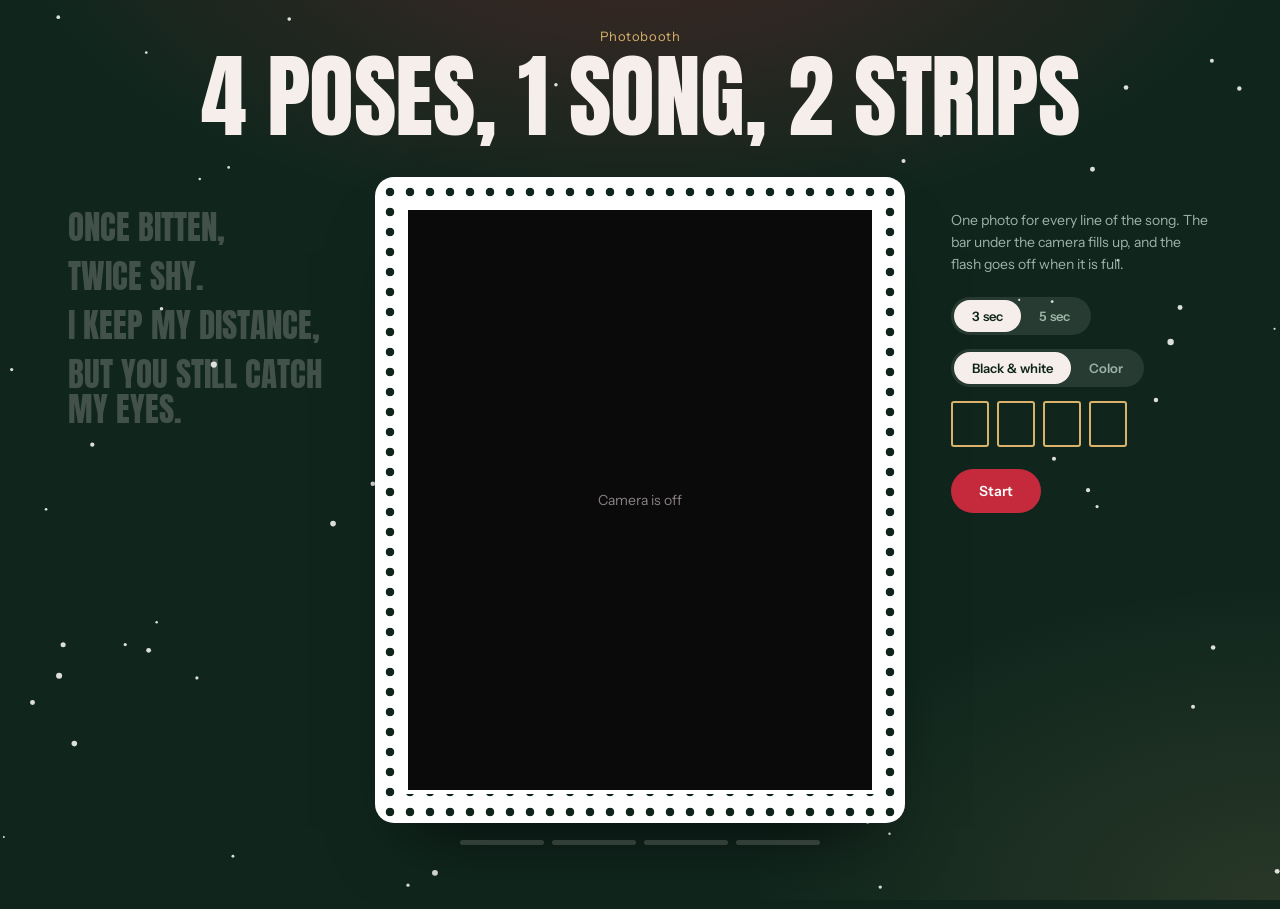
<file: index.html>
<!doctype html>
<html lang="en">
<head>
  <meta charset="utf-8">
  <meta name="viewport" content="width=device-width, initial-scale=1, viewport-fit=cover">
  <title>Photobooth</title>
  <meta name="description" content="Four poses, one song, two strips. A free Christmas photobooth in your browser.">
  <link rel="icon" href="public/favicon.svg" type="image/svg+xml">
  <link rel="preconnect" href="https://fonts.googleapis.com">
  <link rel="preconnect" href="https://fonts.gstatic.com" crossorigin>
  <link href="https://fonts.googleapis.com/css2?family=Anton&family=Instrument+Sans:wght@400;500;600&display=swap" rel="stylesheet">
  <link rel="stylesheet" href="src/css/styles.css">
</head>
<body>
  <canvas id="snow" aria-hidden="true"></canvas>

  <main class="app" data-state="intro" data-look="bw">
    <header class="top">
      <p class="brand">Photobooth</p>
      <h1 class="headline">4 poses, 1 song, 2 strips</h1>
    </header>

    <ol class="lines" id="lines" aria-label="Song lines">
      <li>Once bitten,</li>
      <li>twice shy.</li>
      <li>I keep my distance,</li>
      <li>but you still catch my eyes.</li>
    </ol>

    <section class="stage" aria-label="Camera">
      <div class="lace" id="lace">
        <div class="viewport">
          <video id="video" playsinline muted></video>
          <div class="placeholder">Camera is off</div>
          <span class="count-badge" id="countBadge">1/4</span>
          <div class="countdown" id="countdown" aria-hidden="true"></div>
          <div class="flash" id="flash"></div>
          <div class="develop">
            <p>Developing your strips</p>
            <div class="develop__bar"><i id="developFill"></i></div>
          </div>
        </div>
      </div>
      <div class="segments" id="segments" aria-hidden="true">
        <span><i></i></span><span><i></i></span><span><i></i></span><span><i></i></span>
      </div>

      <div class="dispenser" id="dispenser" hidden>
        <div class="slot" aria-hidden="true"></div>
        <div class="drop">
          <img class="strip" id="stripA" alt="Photobooth strip, copy one">
          <img class="strip" id="stripB" alt="Photobooth strip, copy two">
        </div>
      </div>
    </section>

    <aside class="controls">
      <p class="blurb" id="blurb">One photo for every line of the song. The bar under the camera fills up, and the flash goes off when it is full.</p>

      <div class="timer" role="radiogroup" aria-label="Countdown length">
        <button type="button" role="radio" aria-checked="true" data-seconds="3">3 sec</button>
        <button type="button" role="radio" aria-checked="false" data-seconds="5">5 sec</button>
      </div>

      <div class="timer" role="radiogroup" aria-label="Photo look">
        <button type="button" role="radio" aria-checked="true" data-look="bw">Black &amp; white</button>
        <button type="button" role="radio" aria-checked="false" data-look="color">Color</button>
      </div>

      <ol class="thumbs" id="thumbs" aria-label="Photos taken">
        <li></li><li></li><li></li><li></li>
      </ol>

      <label class="consent" id="consentRow" hidden>
        <input type="checkbox" id="consent">
        <span>Save a copy of my strip to the host's private album</span>
      </label>

      <div class="actions">
        <button class="btn" id="startBtn" type="button">Start</button>
        <button class="btn" id="dlStrip" type="button" hidden>Download strip PNG</button>
        <button class="btn btn--ghost" id="dlSheet" type="button" hidden>Download both PNG</button>
        <button class="link" id="againBtn" type="button" hidden>Take again</button>
      </div>
      <p class="status" id="status" role="status"></p>
    </aside>
  </main>

  <noscript>This photobooth needs JavaScript and a camera.</noscript>
  <script type="module" src="src/js/main.js"></script>
</body>
</html>
</file>
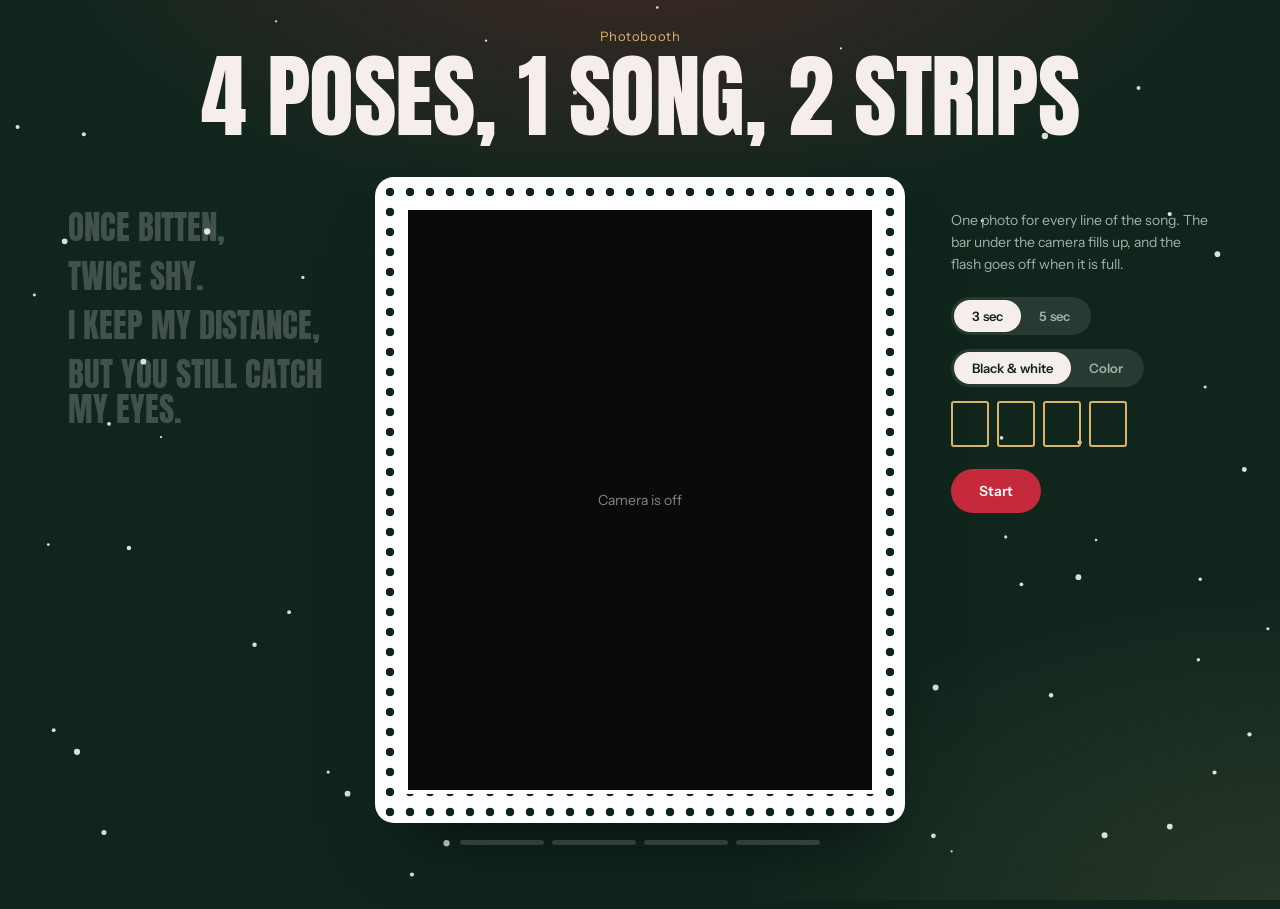
<file: public/index.html>
<!doctype html>
<html lang="en">
<head>
  <meta charset="utf-8">
  <meta name="viewport" content="width=device-width, initial-scale=1, viewport-fit=cover">
  <title>Photobooth</title>
  <meta name="description" content="Four poses, one song, two strips. A free Christmas photobooth in your browser.">
  <link rel="icon" href="favicon.svg" type="image/svg+xml">
  <link rel="preconnect" href="https://fonts.googleapis.com">
  <link rel="preconnect" href="https://fonts.gstatic.com" crossorigin>
  <link href="https://fonts.googleapis.com/css2?family=Anton&family=Instrument+Sans:wght@400;500;600&display=swap" rel="stylesheet">
  <link rel="stylesheet" href="src/css/styles.css">
</head>
<body>
  <canvas id="snow" aria-hidden="true"></canvas>

  <main class="app" data-state="intro" data-look="bw">
    <header class="top">
      <p class="brand">Photobooth</p>
      <h1 class="headline">4 poses, 1 song, 2 strips</h1>
    </header>

    <ol class="lines" id="lines" aria-label="Song lines">
      <li>Once bitten,</li>
      <li>twice shy.</li>
      <li>I keep my distance,</li>
      <li>but you still catch my eyes.</li>
    </ol>

    <section class="stage" aria-label="Camera">
      <div class="lace" id="lace">
        <div class="viewport">
          <video id="video" playsinline muted></video>
          <div class="placeholder">Camera is off</div>
          <span class="count-badge" id="countBadge">1/4</span>
          <div class="countdown" id="countdown" aria-hidden="true"></div>
          <div class="flash" id="flash"></div>
          <div class="develop">
            <p>Developing your strips</p>
            <div class="develop__bar"><i id="developFill"></i></div>
          </div>
        </div>
      </div>
      <div class="segments" id="segments" aria-hidden="true">
        <span><i></i></span><span><i></i></span><span><i></i></span><span><i></i></span>
      </div>

      <div class="dispenser" id="dispenser" hidden>
        <div class="slot" aria-hidden="true"></div>
        <div class="drop">
          <img class="strip" id="stripA" alt="Photobooth strip, copy one">
          <img class="strip" id="stripB" alt="Photobooth strip, copy two">
        </div>
      </div>
    </section>

    <aside class="controls">
      <p class="blurb" id="blurb">One photo for every line of the song. The bar under the camera fills up, and the flash goes off when it is full.</p>

      <div class="timer" role="radiogroup" aria-label="Countdown length">
        <button type="button" role="radio" aria-checked="true" data-seconds="3">3 sec</button>
        <button type="button" role="radio" aria-checked="false" data-seconds="5">5 sec</button>
      </div>

      <div class="timer" role="radiogroup" aria-label="Photo look">
        <button type="button" role="radio" aria-checked="true" data-look="bw">Black &amp; white</button>
        <button type="button" role="radio" aria-checked="false" data-look="color">Color</button>
      </div>

      <ol class="thumbs" id="thumbs" aria-label="Photos taken">
        <li></li><li></li><li></li><li></li>
      </ol>
      <div class="actions">
        <button class="btn" id="startBtn" type="button">Start</button>
        <button class="btn" id="dlStrip" type="button" hidden>Download strip PNG</button>
        <button class="btn btn--ghost" id="dlSheet" type="button" hidden>Download both PNG</button>
        <button class="link" id="againBtn" type="button" hidden>Take again</button>
      </div>
      <p class="status" id="status" role="status"></p>
    </aside>
  </main>

  <noscript>This photobooth needs JavaScript and a camera.</noscript>
  <script type="module" src="src/js/main.js"></script>
</body>
</html>
</file>
<file: src/css/styles.css>
:root {
  --night: #10261d;
  --night-2: #17382b;
  --cream: #f6eeea;
  --blush: #e8c9ce;
  --cranberry: #c42a3b;
  --gold: #d9b36c;
  --mute: #9db3a8;
  --display: "Anton", "Arial Narrow", Impact, sans-serif;
  --body: "Instrument Sans", system-ui, sans-serif;
}

*, *::before, *::after { box-sizing: border-box; }
html, body { margin: 0; min-height: 100%; }
body {
  font-family: var(--body);
  color: var(--cream);
  background:
    radial-gradient(70% 50% at 50% -10%, rgba(196,42,59,.28), transparent 70%),
    radial-gradient(60% 50% at 100% 100%, rgba(217,179,108,.12), transparent 70%),
    var(--night);
  background-attachment: fixed;
  -webkit-font-smoothing: antialiased;
  overflow-x: hidden;
}
#snow { position: fixed; inset: 0; width: 100%; height: 100%; pointer-events: none; z-index: 0; }
button { font: inherit; color: inherit; cursor: pointer; }
:focus-visible { outline: 3px solid var(--gold); outline-offset: 3px; }
[hidden] { display: none !important; }

.app {
  position: relative; z-index: 1;
  max-width: 1240px; margin: 0 auto;
  padding: max(28px, env(safe-area-inset-top)) clamp(20px, 4vw, 48px) 64px;
  display: grid;
  grid-template-columns: minmax(180px, 1fr) minmax(0, 520px) minmax(220px, 1fr);
  grid-template-areas: "top top top" "lines stage controls";
  column-gap: clamp(24px, 4vw, 64px);
  row-gap: clamp(20px, 4vw, 40px);
  align-items: start;
}

/* Top: headline spans the page */
.top { grid-area: top; text-align: center; }
.brand { margin: 0 0 6px; font-size: 13px; color: var(--gold); letter-spacing: .04em; }
.headline {
  margin: 0; font: 400 clamp(38px, 7.2vw, 96px)/1 var(--display);
  text-transform: uppercase; letter-spacing: -.005em; color: var(--cream);
}

/* Left: the four lyric lines light up in turn */
.lines {
  grid-area: lines; list-style: none; margin: 0; padding: 0;
  display: flex; flex-direction: column; gap: 14px; padding-top: 28px;
}
.lines li {
  font: 400 clamp(22px, 2.6vw, 34px)/1.05 var(--display); text-transform: uppercase;
  color: rgba(246,238,234,.22); transition: color .3s, transform .3s;
}
.lines li.is-active { color: var(--cranberry); transform: translateX(8px); }
.lines li.is-done { color: var(--cream); }

/* Centre: stage */
.stage { grid-area: stage; display: flex; flex-direction: column; align-items: center; min-width: 0; }
.lace {
  width: 100%; padding: 28px; border-radius: 14px; background-color: #fff;
  background-image: radial-gradient(circle, var(--night) 4px, transparent 4.6px);
  background-size: 20px 20px;
  box-shadow: 0 0 0 5px #fff, 0 40px 70px -30px rgba(0,0,0,.7);
}
.viewport { position: relative; aspect-ratio: 4 / 5; overflow: hidden; background: #0a0a0a; box-shadow: 0 0 0 4px #fff; }
.viewport video {
  position: absolute; inset: 0; width: 100%; height: 100%; object-fit: cover;
  transform: scaleX(-1); opacity: 0; transition: opacity .4s;
}
.app[data-look="bw"] .viewport video { filter: grayscale(1) contrast(1.12) brightness(1.04); }
.app[data-live="true"] video { opacity: 1; }
.placeholder { position: absolute; inset: 0; display: grid; place-items: center; color: #8a8084; font-size: 14px; }
.app[data-live="true"] .placeholder { display: none; }

.count-badge { position: absolute; top: 12px; left: 14px; font-size: 13px; font-weight: 600; color: #fff; mix-blend-mode: difference; opacity: 0; transition: opacity .2s; }
.app[data-state="shooting"] .count-badge { opacity: 1; }

.countdown {
  position: absolute; inset: 0; display: grid; place-items: center;
  font: 400 clamp(120px, 22vw, 220px)/1 var(--display); color: #fff; opacity: 0; pointer-events: none;
  text-shadow: 0 6px 40px rgba(0,0,0,.5);
}
.countdown.is-tick { animation: tick .9s ease-out; }
@keyframes tick { 0% { opacity: 0; transform: scale(1.35); } 20% { opacity: 1; } 100% { opacity: 0; transform: scale(.9); } }
.flash { position: absolute; inset: 0; background: #fff; opacity: 0; pointer-events: none; }
.flash.is-fire { animation: flash .45s ease-out; }
@keyframes flash { 0% { opacity: 1; } 100% { opacity: 0; } }

.develop { position: absolute; inset: 0; display: none; flex-direction: column; gap: 14px; justify-content: center; align-items: center; background: var(--cranberry); color: var(--cream); }
.develop p { margin: 0; font: 400 28px/1 var(--display); text-transform: uppercase; }
.develop__bar { width: 55%; height: 4px; background: rgba(255,255,255,.28); border-radius: 4px; overflow: hidden; }
.develop__bar i { display: block; height: 100%; width: 0; background: #fff; }
.app[data-state="developing"] .develop { display: flex; }

.segments { display: flex; gap: 8px; width: min(100%, 360px); margin-top: 22px; }
.segments span { flex: 1; height: 5px; border-radius: 5px; background: rgba(246,238,234,.16); overflow: hidden; }
.segments i { display: block; height: 100%; width: 0; background: var(--gold); }

/* Result: strips slide out of the slot, flowing down */
.app[data-state="result"] .lace,
.app[data-state="result"] .segments,
.app[data-state="result"] .lines { display: none; }
.app[data-state="result"] { grid-template-areas: "top top top" "stage stage controls"; }
.app[data-state="result"] .stage { grid-column: 1 / 3; }

.dispenser { width: 100%; display: flex; flex-direction: column; align-items: center; }
.slot {
  width: min(100%, 460px); height: 22px; border-radius: 12px; position: relative; z-index: 2;
  background: linear-gradient(#050d09, #0c1d16); box-shadow: 0 0 0 3px var(--gold), 0 10px 30px rgba(0,0,0,.5);
}
.slot::after { content: ""; position: absolute; right: 16px; top: 7px; width: 8px; height: 8px; border-radius: 50%; background: var(--cranberry); box-shadow: 0 0 10px var(--cranberry); }
.drop {
  display: flex; gap: clamp(14px, 3vw, 34px); justify-content: center; overflow: hidden;
  width: min(100%, 460px); padding: 0 14px 30px; margin-top: -4px;
}
.strip { width: calc(50% - 10px); max-width: 210px; height: auto; display: block; transform: translateY(-101%); box-shadow: 0 18px 40px -14px rgba(0,0,0,.65); }
.drop.is-dropping .strip { animation: dropOut 3.4s cubic-bezier(.3,.7,.25,1) forwards; }
.drop.is-dropping .strip:nth-child(2) { animation-delay: .45s; }
@keyframes dropOut { to { transform: translateY(0); } }

/* Right: controls */
.controls { grid-area: controls; padding-top: 28px; }
.blurb { max-width: 32ch; margin: 0 0 22px; font-size: 14px; line-height: 1.55; color: var(--mute); }
.timer { display: flex; width: fit-content; padding: 3px; margin-bottom: 14px; background: rgba(246,238,234,.1); border-radius: 999px; }
.timer button { border: 0; background: transparent; padding: 8px 18px; border-radius: 999px; font-size: 13px; font-weight: 600; color: var(--mute); transition: background .2s, color .2s; }
.timer button[aria-checked="true"] { background: var(--cream); color: var(--night); }
.timer button[disabled] { opacity: .6; cursor: default; }

.thumbs { display: flex; gap: 8px; list-style: none; padding: 0; margin: 8px 0 22px; }
.thumbs li { width: 38px; height: 46px; border: 2px solid var(--gold); border-radius: 3px; background-size: cover; background-position: center; transition: transform .25s; }
.thumbs li.is-filled { transform: translateY(-3px); }

.consent { display: flex; gap: 10px; align-items: flex-start; margin: 0 0 20px; font-size: 13px; line-height: 1.4; color: var(--mute); max-width: 32ch; }
.consent input { margin-top: 2px; accent-color: var(--cranberry); }

.actions { display: flex; flex-direction: column; align-items: flex-start; gap: 12px; }
.btn { border: 0; border-radius: 999px; padding: 13px 28px; background: var(--cranberry); color: #fff; font-weight: 600; font-size: 14px; transition: transform .15s, background .2s; }
.btn:hover { background: #d93a4c; }
.btn:active { transform: scale(.97); }
.btn[disabled] { opacity: .45; pointer-events: none; }
.btn--ghost { background: transparent; color: var(--cream); box-shadow: inset 0 0 0 2px var(--cream); }
.btn--ghost:hover { background: var(--cream); color: var(--night); }
.link { border: 0; background: none; padding: 0; font-weight: 600; font-size: 13px; text-decoration: underline; text-underline-offset: 4px; color: var(--blush); }
.status { min-height: 1.4em; margin: 14px 0 0; font-size: 13px; color: var(--gold); }

@media (max-width: 900px) {
  .app, .app[data-state="result"] { grid-template-columns: 1fr; grid-template-areas: "top" "stage" "lines" "controls"; }
  .app[data-state="result"] .stage { grid-column: auto; }
  .lines { padding-top: 0; flex-direction: row; flex-wrap: wrap; gap: 6px 14px; justify-content: center; }
  .lines li { font-size: 20px; }
  .lines li.is-active { transform: none; }
  .controls { padding-top: 0; display: flex; flex-direction: column; align-items: center; text-align: center; }
  .actions { align-items: center; }
  .blurb { max-width: 40ch; }
}
@media (prefers-reduced-motion: reduce) {
  .countdown.is-tick, .flash.is-fire { animation-duration: .01s; }
  .drop.is-dropping .strip { animation-duration: .01s; animation-delay: 0s !important; }
  #snow { display: none; }
}
</file>
<file: public/src/css/styles.css>
:root {
  --night: #10261d;
  --night-2: #17382b;
  --cream: #f6eeea;
  --blush: #e8c9ce;
  --cranberry: #c42a3b;
  --gold: #d9b36c;
  --mute: #9db3a8;
  --display: "Anton", "Arial Narrow", Impact, sans-serif;
  --body: "Instrument Sans", system-ui, sans-serif;
}

*, *::before, *::after { box-sizing: border-box; }
html, body { margin: 0; min-height: 100%; }
body {
  font-family: var(--body);
  color: var(--cream);
  background:
    radial-gradient(70% 50% at 50% -10%, rgba(196,42,59,.28), transparent 70%),
    radial-gradient(60% 50% at 100% 100%, rgba(217,179,108,.12), transparent 70%),
    var(--night);
  background-attachment: fixed;
  -webkit-font-smoothing: antialiased;
  overflow-x: hidden;
}
#snow { position: fixed; inset: 0; width: 100%; height: 100%; pointer-events: none; z-index: 0; }
button { font: inherit; color: inherit; cursor: pointer; }
:focus-visible { outline: 3px solid var(--gold); outline-offset: 3px; }
[hidden] { display: none !important; }

.app {
  position: relative; z-index: 1;
  max-width: 1240px; margin: 0 auto;
  padding: max(28px, env(safe-area-inset-top)) clamp(20px, 4vw, 48px) 64px;
  display: grid;
  grid-template-columns: minmax(180px, 1fr) minmax(0, 520px) minmax(220px, 1fr);
  grid-template-areas: "top top top" "lines stage controls";
  column-gap: clamp(24px, 4vw, 64px);
  row-gap: clamp(20px, 4vw, 40px);
  align-items: start;
}

/* Top: headline spans the page */
.top { grid-area: top; text-align: center; }
.brand { margin: 0 0 6px; font-size: 13px; color: var(--gold); letter-spacing: .04em; }
.headline {
  margin: 0; font: 400 clamp(38px, 7.2vw, 96px)/1 var(--display);
  text-transform: uppercase; letter-spacing: -.005em; color: var(--cream);
}

/* Left: the four lyric lines light up in turn */
.lines {
  grid-area: lines; list-style: none; margin: 0; padding: 0;
  display: flex; flex-direction: column; gap: 14px; padding-top: 28px;
}
.lines li {
  font: 400 clamp(22px, 2.6vw, 34px)/1.05 var(--display); text-transform: uppercase;
  color: rgba(246,238,234,.22); transition: color .3s, transform .3s;
}
.lines li.is-active { color: var(--cranberry); transform: translateX(8px); }
.lines li.is-done { color: var(--cream); }

/* Centre: stage */
.stage { grid-area: stage; display: flex; flex-direction: column; align-items: center; min-width: 0; }
.lace {
  width: 100%; padding: 28px; border-radius: 14px; background-color: #fff;
  background-image: radial-gradient(circle, var(--night) 4px, transparent 4.6px);
  background-size: 20px 20px;
  box-shadow: 0 0 0 5px #fff, 0 40px 70px -30px rgba(0,0,0,.7);
}
.viewport { position: relative; aspect-ratio: 4 / 5; overflow: hidden; background: #0a0a0a; box-shadow: 0 0 0 4px #fff; }
.viewport video {
  position: absolute; inset: 0; width: 100%; height: 100%; object-fit: cover;
  transform: scaleX(-1); opacity: 0; transition: opacity .4s;
}
.app[data-look="bw"] .viewport video { filter: grayscale(1) contrast(1.12) brightness(1.04); }
.app[data-live="true"] video { opacity: 1; }
.placeholder { position: absolute; inset: 0; display: grid; place-items: center; color: #8a8084; font-size: 14px; }
.app[data-live="true"] .placeholder { display: none; }

.count-badge { position: absolute; top: 12px; left: 14px; font-size: 13px; font-weight: 600; color: #fff; mix-blend-mode: difference; opacity: 0; transition: opacity .2s; }
.app[data-state="shooting"] .count-badge { opacity: 1; }

.countdown {
  position: absolute; inset: 0; display: grid; place-items: center;
  font: 400 clamp(120px, 22vw, 220px)/1 var(--display); color: #fff; opacity: 0; pointer-events: none;
  text-shadow: 0 6px 40px rgba(0,0,0,.5);
}
.countdown.is-tick { animation: tick .9s ease-out; }
@keyframes tick { 0% { opacity: 0; transform: scale(1.35); } 20% { opacity: 1; } 100% { opacity: 0; transform: scale(.9); } }
.flash { position: absolute; inset: 0; background: #fff; opacity: 0; pointer-events: none; }
.flash.is-fire { animation: flash .45s ease-out; }
@keyframes flash { 0% { opacity: 1; } 100% { opacity: 0; } }

.develop { position: absolute; inset: 0; display: none; flex-direction: column; gap: 14px; justify-content: center; align-items: center; background: var(--cranberry); color: var(--cream); }
.develop p { margin: 0; font: 400 28px/1 var(--display); text-transform: uppercase; }
.develop__bar { width: 55%; height: 4px; background: rgba(255,255,255,.28); border-radius: 4px; overflow: hidden; }
.develop__bar i { display: block; height: 100%; width: 0; background: #fff; }
.app[data-state="developing"] .develop { display: flex; }

.segments { display: flex; gap: 8px; width: min(100%, 360px); margin-top: 22px; }
.segments span { flex: 1; height: 5px; border-radius: 5px; background: rgba(246,238,234,.16); overflow: hidden; }
.segments i { display: block; height: 100%; width: 0; background: var(--gold); }

/* Result: strips slide out of the slot, flowing down */
.app[data-state="result"] .lace,
.app[data-state="result"] .segments,
.app[data-state="result"] .lines { display: none; }
.app[data-state="result"] { grid-template-areas: "top top top" "stage stage controls"; }
.app[data-state="result"] .stage { grid-column: 1 / 3; }

.dispenser { width: 100%; display: flex; flex-direction: column; align-items: center; }
.slot {
  width: min(100%, 460px); height: 22px; border-radius: 12px; position: relative; z-index: 2;
  background: linear-gradient(#050d09, #0c1d16); box-shadow: 0 0 0 3px var(--gold), 0 10px 30px rgba(0,0,0,.5);
}
.slot::after { content: ""; position: absolute; right: 16px; top: 7px; width: 8px; height: 8px; border-radius: 50%; background: var(--cranberry); box-shadow: 0 0 10px var(--cranberry); }
.drop {
  display: flex; gap: clamp(14px, 3vw, 34px); justify-content: center; overflow: hidden;
  width: min(100%, 460px); padding: 0 14px 30px; margin-top: -4px;
}
.strip { width: calc(50% - 10px); max-width: 210px; height: auto; display: block; transform: translateY(-101%); box-shadow: 0 18px 40px -14px rgba(0,0,0,.65); }
.drop.is-dropping .strip { animation: dropOut 3.4s cubic-bezier(.3,.7,.25,1) forwards; }
.drop.is-dropping .strip:nth-child(2) { animation-delay: .45s; }
@keyframes dropOut { to { transform: translateY(0); } }

/* Right: controls */
.controls { grid-area: controls; padding-top: 28px; }
.blurb { max-width: 32ch; margin: 0 0 22px; font-size: 14px; line-height: 1.55; color: var(--mute); }
.timer { display: flex; width: fit-content; padding: 3px; margin-bottom: 14px; background: rgba(246,238,234,.1); border-radius: 999px; }
.timer button { border: 0; background: transparent; padding: 8px 18px; border-radius: 999px; font-size: 13px; font-weight: 600; color: var(--mute); transition: background .2s, color .2s; }
.timer button[aria-checked="true"] { background: var(--cream); color: var(--night); }
.timer button[disabled] { opacity: .6; cursor: default; }

.thumbs { display: flex; gap: 8px; list-style: none; padding: 0; margin: 8px 0 22px; }
.thumbs li { width: 38px; height: 46px; border: 2px solid var(--gold); border-radius: 3px; background-size: cover; background-position: center; transition: transform .25s; }
.thumbs li.is-filled { transform: translateY(-3px); }

.consent { display: flex; gap: 10px; align-items: flex-start; margin: 0 0 20px; font-size: 13px; line-height: 1.4; color: var(--mute); max-width: 32ch; }
.consent input { margin-top: 2px; accent-color: var(--cranberry); }

.actions { display: flex; flex-direction: column; align-items: flex-start; gap: 12px; }
.btn { border: 0; border-radius: 999px; padding: 13px 28px; background: var(--cranberry); color: #fff; font-weight: 600; font-size: 14px; transition: transform .15s, background .2s; }
.btn:hover { background: #d93a4c; }
.btn:active { transform: scale(.97); }
.btn[disabled] { opacity: .45; pointer-events: none; }
.btn--ghost { background: transparent; color: var(--cream); box-shadow: inset 0 0 0 2px var(--cream); }
.btn--ghost:hover { background: var(--cream); color: var(--night); }
.link { border: 0; background: none; padding: 0; font-weight: 600; font-size: 13px; text-decoration: underline; text-underline-offset: 4px; color: var(--blush); }
.status { min-height: 1.4em; margin: 14px 0 0; font-size: 13px; color: var(--gold); }

@media (max-width: 900px) {
  .app, .app[data-state="result"] { grid-template-columns: 1fr; grid-template-areas: "top" "stage" "lines" "controls"; }
  .app[data-state="result"] .stage { grid-column: auto; }
  .lines { padding-top: 0; flex-direction: row; flex-wrap: wrap; gap: 6px 14px; justify-content: center; }
  .lines li { font-size: 20px; }
  .lines li.is-active { transform: none; }
  .controls { padding-top: 0; display: flex; flex-direction: column; align-items: center; text-align: center; }
  .actions { align-items: center; }
  .blurb { max-width: 40ch; }
}
@media (prefers-reduced-motion: reduce) {
  .countdown.is-tick, .flash.is-fire { animation-duration: .01s; }
  .drop.is-dropping .strip { animation-duration: .01s; animation-delay: 0s !important; }
  #snow { display: none; }
}
</file>
